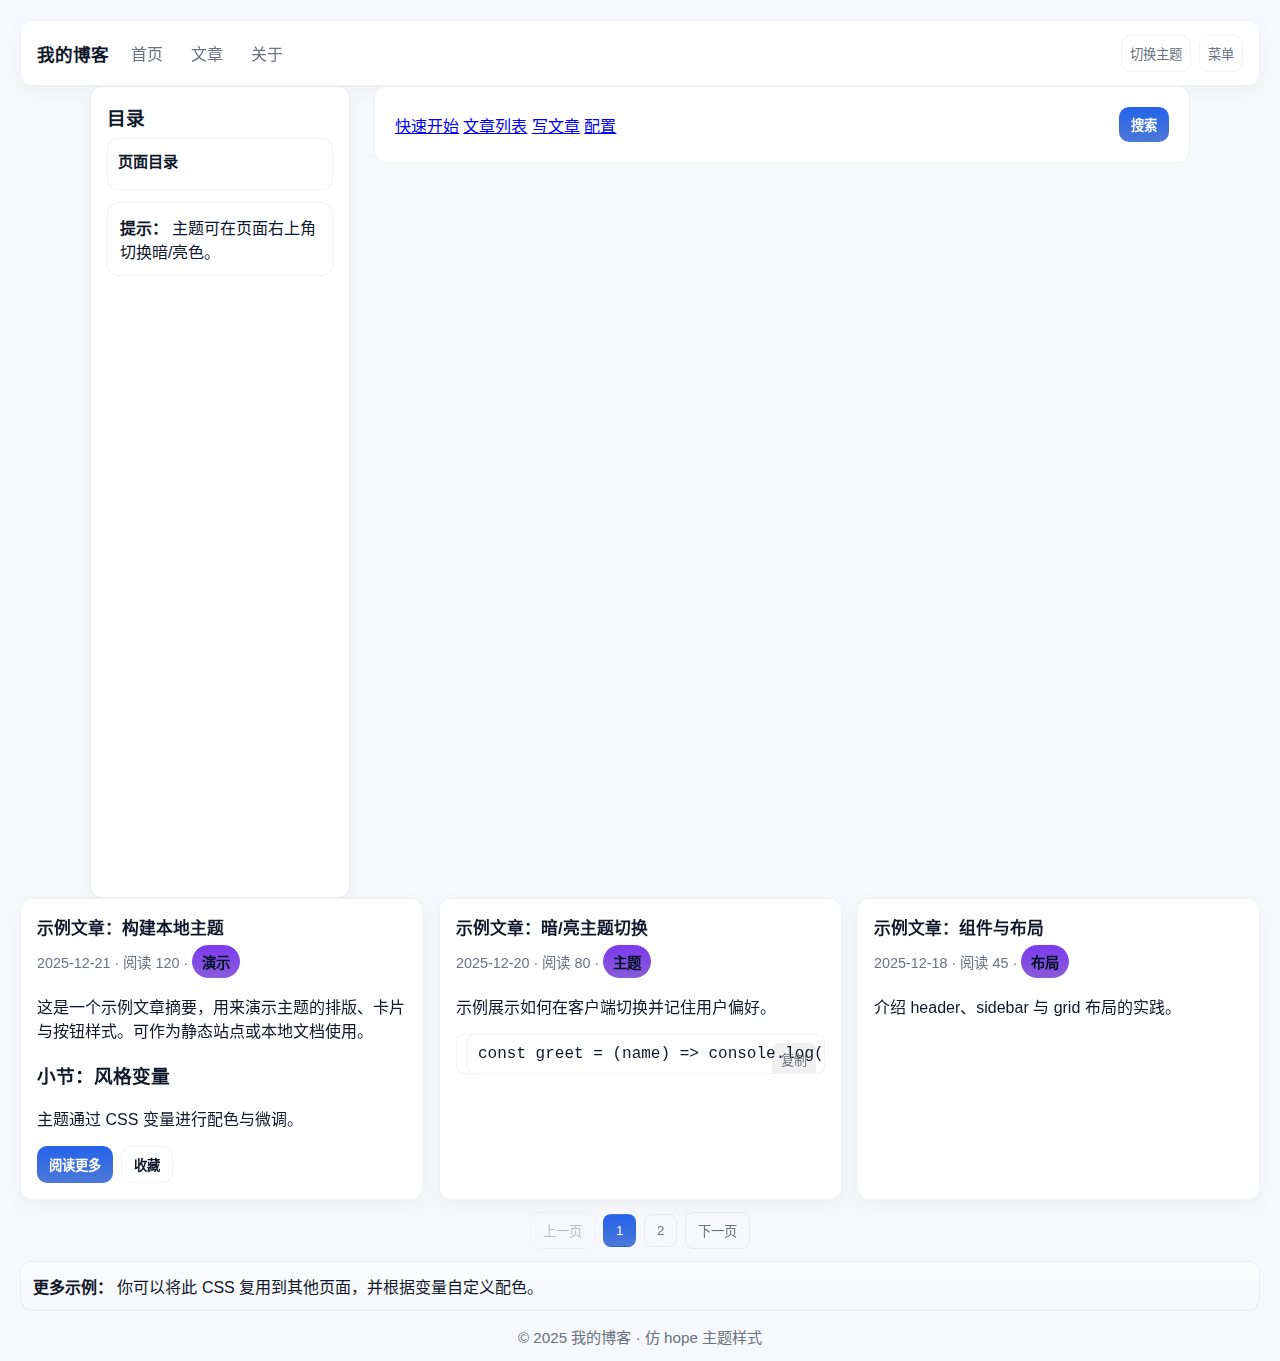
<file: index.html>
<!DOCTYPE html>
<html lang="zh-CN">
<head>
    <meta charset="UTF-8">
    <meta name="viewport" content="width=device-width, initial-scale=1.0">
    <title>博客示例 — hope-like 主题</title>
    <link rel="stylesheet" href="appearance.css">
    <style>/* 小调整，避免滚动条遮挡侧栏 */
        html,body{height:100%}
    </style>
</head>
<body data-theme="dark">
    <header class="app-header">
        <div style="display:flex;align-items:center;gap:12px">
            <div class="logo">我的博客</div>
            <nav class="nav">
                <a href="#">首页</a>
                <a href="#">文章</a>
                <a href="#">关于</a>
            </nav>
        </div>
        <div class="header-actions">
            <button id="theme-toggle" class="icon-btn" title="切换主题">切换主题</button>
            <button id="mobile-menu" class="icon-btn" title="切换侧栏">菜单</button>
        </div>
    </header>

    <div class="app">
        <aside class="sidebar">
            <h3>目录</h3>
            <div class="toc">
                <h4>页面目录</h4>
                <nav id="toc"></nav>
            </div>

            <div style="height:12px"></div>
            <div class="glass">
                <strong>提示：</strong> 主题可在页面右上角切换暗/亮色。
            </div>
        </aside>

        <main class="main">
            <section class="hero">
                <nav>
                    <a class="active" href="index.html">快速开始</a>
                    <a href="posts.html">文章列表</a>
                    <a href="editor.html">写文章</a>
                    <a href="#">配置</a>
                </nav>
                    <button class="btn">搜索</button>
                </div>
            </section>

            <section class="post-list" id="post-list">
                <!-- 多个示例文章用于演示分页 -->
                <article class="card post-card">
                    <h2 id="post-1" class="post-title">示例文章：构建本地主题</h2>
                    <div class="post-meta">2025-12-21 · 阅读 120 · <span class="tag">演示</span></div>
                    <p>这是一个示例文章摘要，用来演示主题的排版、卡片与按钮样式。可作为静态站点或本地文档使用。</p>
                    <h3>小节：风格变量</h3>
                    <p>主题通过 CSS 变量进行配色与微调。</p>
                    <div style="margin-top:12px;display:flex;gap:8px">
                        <button class="btn">阅读更多</button>
                        <button class="btn ghost">收藏</button>
                    </div>
                </article>

                <article class="card post-card">
                    <h2 id="post-2" class="post-title">示例文章：暗/亮主题切换</h2>
                    <div class="post-meta">2025-12-20 · 阅读 80 · <span class="tag">主题</span></div>
                    <p>示例展示如何在客户端切换并记住用户偏好。</p>
                    <pre class="code-wrap"><code>const greet = (name) =&gt; console.log(`Hello, ${name}`);</code></pre>
                </article>

                <article class="card post-card">
                    <h2 id="post-3" class="post-title">示例文章：组件与布局</h2>
                    <div class="post-meta">2025-12-18 · 阅读 45 · <span class="tag">布局</span></div>
                    <p>介绍 header、sidebar 与 grid 布局的实践。</p>
                </article>

                <article class="card post-card">
                    <h2 id="post-4" class="post-title">示例文章：代码高亮</h2>
                    <div class="post-meta">2025-12-15 · 阅读 60 · <span class="tag">代码</span></div>
                    <pre class="code-wrap"><code>function sum(a,b){return a+b}</code></pre>
                </article>

                <article class="card post-card">
                    <h2 id="post-5" class="post-title">示例文章：SEO 与元数据</h2>
                    <div class="post-meta">2025-11-30 · 阅读 30 · <span class="tag">SEO</span></div>
                    <p>示例介绍 meta 标签与页面描述对 SEO 的影响。</p>
                </article>

                <article class="card post-card">
                    <h2 id="post-6" class="post-title">示例文章：静态部署</h2>
                    <div class="post-meta">2025-11-20 · 阅读 90 · <span class="tag">部署</span></div>
                    <p>如何将静态站点部署到 GitHub Pages / Netlify。</p>
                </article>
            </section>

            <div id="pagination" class="pagination"></div>

            <div class="glass">
                <strong>更多示例：</strong> 你可以将此 CSS 复用到其他页面，并根据变量自定义配色。
            </div>

            <footer class="site-footer">© 2025 我的博客 · 仿 hope 主题样式</footer>
        </main>
    </div>

    <script>
        // 主题切换：读取系统偏好或 localStorage
        (function(){
            const body = document.body;
            const key = 'site-theme';
            const btn = document.getElementById('theme-toggle');
            const stored = localStorage.getItem(key);
            if(stored) body.dataset.theme = stored;
            else if(window.matchMedia && window.matchMedia('(prefers-color-scheme: light)').matches) body.dataset.theme='light';
            else body.dataset.theme='dark';

            btn.addEventListener('click', ()=>{
                const next = body.dataset.theme === 'dark' ? 'light' : 'dark';
                body.dataset.theme = next;
                localStorage.setItem(key, next);
            });

            // 移动端切换侧栏（简单实现）
            const mobileMenu = document.getElementById('mobile-menu');
            mobileMenu.addEventListener('click', ()=>{
                const sb = document.querySelector('.sidebar');
                if(!sb) return;
                sb.style.display = sb.style.display === 'none' ? 'block' : 'none';
            });
      
            /* 自动生成 TOC（收集 h2/h3） */
            function buildTOC(){
                const toc = document.getElementById('toc');
                if(!toc) return;
                toc.innerHTML = '';
                const content = document.querySelector('.main');
                const headings = content.querySelectorAll('h1,h2,h3');
                headings.forEach(h=>{
                    if(!h.id) h.id = h.textContent.trim().toLowerCase().replace(/[^a-z0-9\u4e00-\u9fa5]+/ig,'-');
                    const a = document.createElement('a');
                    a.href = '#'+h.id;
                    a.textContent = h.textContent;
                    a.dataset.target = h.id;
                    // add level class for indentation
                    const level = parseInt(h.tagName.replace('H',''),10) || 2;
                    a.classList.add('lvl-'+level);
                    a.addEventListener('click', e=>{ e.preventDefault(); document.getElementById(h.id).scrollIntoView({behavior:'smooth',block:'start'}); });
                    toc.appendChild(a);
                });
            }
            buildTOC();

            /* 滚动时高亮 TOC */
            const tocLinks = ()=>Array.from(document.querySelectorAll('#toc a'));
            function highlightTOC(){
                const headings = document.querySelectorAll('.main h1,.main h2,.main h3');
                let current = headings[0];
                for(const h of headings){
                    const rect = h.getBoundingClientRect();
                    if(rect.top <= 120) current = h;
                }
                tocLinks().forEach(a=> a.classList.toggle('active', a.dataset.target === current.id));
            }
            document.addEventListener('scroll', highlightTOC, {passive:true});
            highlightTOC();

            /* 简单客户端分页 */
            (function paginate(){
                const list = document.getElementById('post-list');
                if(!list) return;
                const items = Array.from(list.querySelectorAll('.post-card'));
                const pageSize = 3;
                const pages = Math.ceil(items.length / pageSize);
                const pager = document.getElementById('pagination');
                let current = 1;
                function renderPage(n){
                    current = Math.max(1, Math.min(pages, n));
                    items.forEach((it, idx)=>{
                        it.style.display = (Math.floor(idx/pageSize)+1) === current ? 'block' : 'none';
                    });
                    renderPager();
                    window.scrollTo({top: document.querySelector('.hero').offsetTop, behavior:'smooth'});
                }
                function renderPager(){
                    if(!pager) return;
                    pager.innerHTML = '';
                    const prev = document.createElement('button'); prev.className='page-btn'; prev.textContent='上一页'; prev.disabled = current===1; prev.addEventListener('click', ()=>renderPage(current-1));
                    pager.appendChild(prev);
                    for(let i=1;i<=pages;i++){
                        const b = document.createElement('button'); b.className='page-btn'+(i===current?' active':''); b.textContent = i; b.addEventListener('click', ()=>renderPage(i));
                        pager.appendChild(b);
                    }
                    const next = document.createElement('button'); next.className='page-btn'; next.textContent='下一页'; next.disabled = current===pages; next.addEventListener('click', ()=>renderPage(current+1));
                    pager.appendChild(next);
                }
                renderPage(1);
            })();

            /* 代码复制按钮 */
            (function codeCopy(){
                const pres = document.querySelectorAll('pre.code-wrap');
                pres.forEach(pre=>{
                    const btn = document.createElement('button'); btn.className='copy-btn'; btn.textContent='复制';
                    btn.addEventListener('click', async ()=>{
                        const code = pre.querySelector('code');
                        try{ await navigator.clipboard.writeText(code.innerText); btn.textContent='已复制'; btn.classList.add('success'); setTimeout(()=>{btn.textContent='复制'; btn.classList.remove('success')},1200);}catch(e){btn.textContent='复制失败'; setTimeout(()=>btn.textContent='复制',1200)}
                    });
                    pre.style.position='relative';
                    pre.appendChild(btn);
                });
            })();

            /* 返回顶部 */
            const topBtn = document.createElement('button'); topBtn.id='back-to-top'; topBtn.textContent='↑'; document.body.appendChild(topBtn);
            window.addEventListener('scroll', ()=>{ topBtn.classList.toggle('show', window.scrollY > 300); });
            topBtn.addEventListener('click', ()=>window.scrollTo({top:0,behavior:'smooth'}));

            // 移动端：mobile menu 切换改为切换 class，支持 open 样式
            mobileMenu.addEventListener('click', ()=>{
                const sb = document.querySelector('.sidebar');
                if(!sb) return;
                sb.classList.toggle('open');
            });

        })();
    </script>
</body>
</html>
</file>
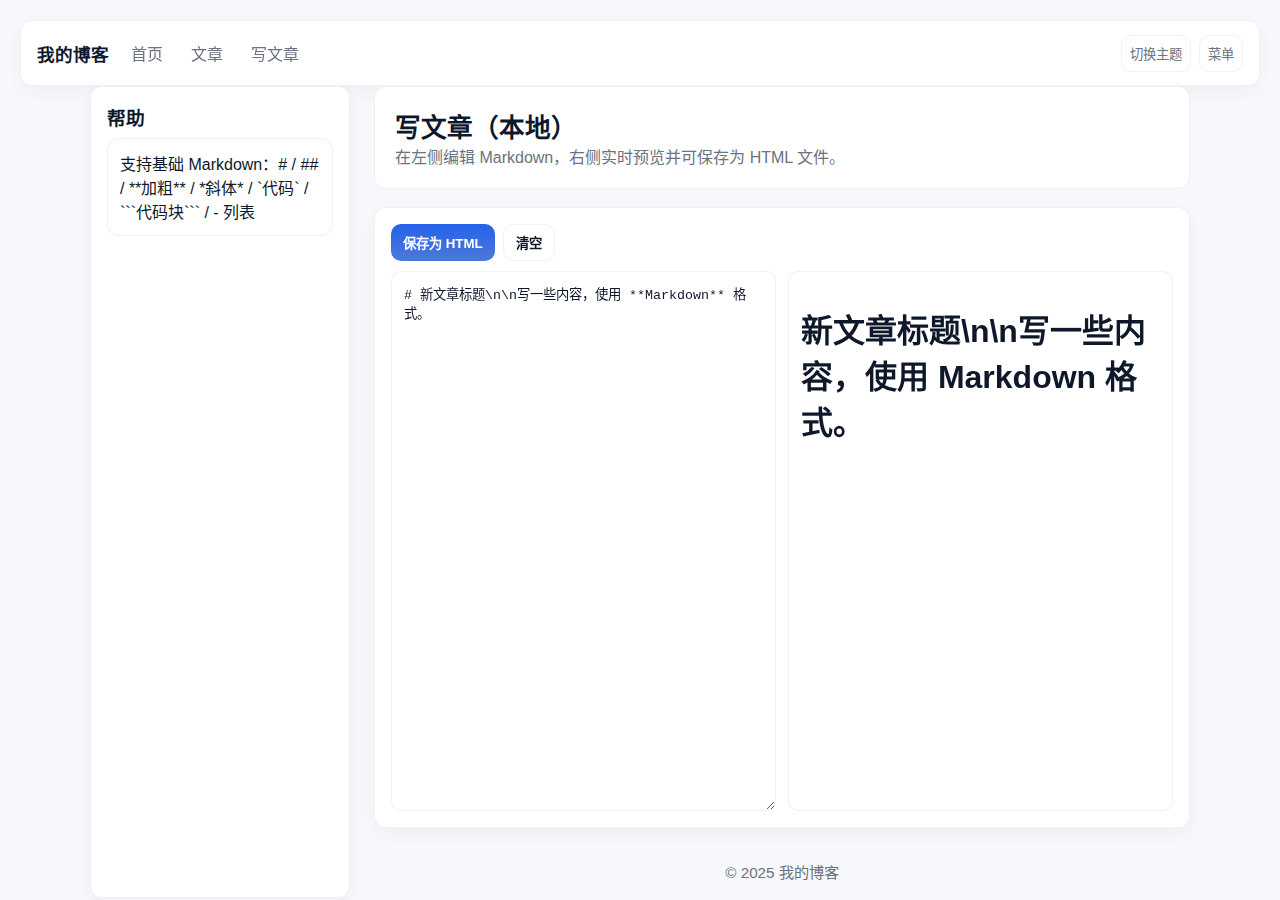
<file: editor.html>
<!DOCTYPE html>
<html lang="zh-CN">
<head>
  <meta charset="utf-8">
  <meta name="viewport" content="width=device-width,initial-scale=1">
  <title>写文章 · 本地编辑器</title>
  <link rel="stylesheet" href="appearance.css">
  <style>
    .editor{display:flex;gap:12px}
    textarea{flex:1;min-height:60vh;padding:12px;border-radius:10px;border:1px solid var(--border);background:var(--surface);color:var(--text);font-family:var(--mono)}
    .preview{flex:1;min-height:60vh;padding:12px;border-radius:10px;border:1px solid var(--border);background:var(--surface);color:var(--text);overflow:auto}
    .editor-actions{display:flex;gap:8px;margin-bottom:10px}
  </style>
</head>
<body data-theme="dark">
  <header class="app-header">
    <div style="display:flex;align-items:center;gap:12px">
      <div class="logo">我的博客</div>
      <nav class="nav">
        <a href="index.html">首页</a>
        <a href="posts.html">文章</a>
        <a class="active" href="editor.html">写文章</a>
      </nav>
    </div>
    <div class="header-actions">
      <button id="theme-toggle" class="icon-btn">切换主题</button>
      <button id="mobile-menu" class="icon-btn">菜单</button>
    </div>
  </header>

  <main class="app">
    <aside class="sidebar">
      <h3>帮助</h3>
      <div class="glass">支持基础 Markdown：# / ## / **加粗** / *斜体* / `代码` / ```代码块``` / - 列表</div>
    </aside>

    <section class="main">
      <section class="hero">
        <div>
          <h1>写文章（本地）</h1>
          <div class="muted">在左侧编辑 Markdown，右侧实时预览并可保存为 HTML 文件。</div>
        </div>
        <div></div>
      </section>

      <div class="card">
        <div class="editor-actions">
          <button id="btn-save" class="btn">保存为 HTML</button>
          <button id="btn-clear" class="btn ghost">清空</button>
        </div>
        <div class="editor">
          <textarea id="md" placeholder="# 标题\n\n这是正文。"># 新文章标题\n\n写一些内容，使用 **Markdown** 格式。</textarea>
          <div id="preview" class="preview"></div>
        </div>
      </div>

      <footer class="site-footer">© 2025 我的博客</footer>
    </section>
  </main>

  <script>
    // 轻量 Markdown 转换器：支持标题、段落、加粗、斜体、代码块、行内代码、无序列表、链接
    function mdToHtml(md){
      // 处理代码块 ``` ```
      md = md.replace(/```([\s\S]*?)```/g, function(m, code){ return '<pre class="code-wrap"><code>'+escapeHtml(code)+'</code></pre>'; });
      // 行内代码 `code`
      md = md.replace(/`([^`]+)`/g, function(_, c){ return '<code>'+escapeHtml(c)+'</code>'; });
      // 标题 ## ###
      md = md.replace(/^### (.*$)/gim, '<h3>$1</h3>');
      md = md.replace(/^## (.*$)/gim, '<h2>$1</h2>');
      md = md.replace(/^# (.*$)/gim, '<h1>$1</h1>');
      // 无序列表
      md = md.replace(/(^|\n)- (.+)/g, function(m,p1,item){ return p1 + '<li>'+item+'</li>'; });
      md = md.replace(/(<li>[\s\S]*?<\/li>)(?!(<li>))/g, function(m){ return '<ul>'+m+'</ul>'; });
      // 加粗和斜体
      md = md.replace(/\*\*(.+?)\*\*/g, '<strong>$1</strong>');
      md = md.replace(/\*(.+?)\*/g, '<em>$1</em>');
      // 链接 [text](url)
      md = md.replace(/\[([^\]]+)\]\(([^\)]+)\)/g, '<a href="$2" target="_blank">$1</a>');
      // 段落（保留已有的 p/h 标签）
      const lines = md.split(/\n{2,}/g).map(block=>{
        if(/^<h[1-3]>/.test(block) || /^<pre/.test(block) || /^<ul>/.test(block)) return block;
        return '<p>'+block.replace(/\n/g,'<br>')+'</p>';
      });
      return lines.join('\n');
    }
    function escapeHtml(s){ return s.replace(/&/g,'&amp;').replace(/</g,'&lt;').replace(/>/g,'&gt;'); }

    (function(){
      const ta = document.getElementById('md');
      const prev = document.getElementById('preview');
      const btnSave = document.getElementById('btn-save');
      const btnClear = document.getElementById('btn-clear');
      function render(){ prev.innerHTML = mdToHtml(ta.value); }
      ta.addEventListener('input', render);
      render();

      btnClear.addEventListener('click', ()=>{ ta.value = ''; render(); });

      btnSave.addEventListener('click', ()=>{
        const titleMatch = ta.value.match(/^#\s*(.+)/);
        const title = titleMatch ? titleMatch[1].trim() : '新文章';
        const html = `<!doctype html><html><head><meta charset="utf-8"><title>${escapeHtml(title)}</title><link rel="stylesheet" href="../appearance.css"></head><body data-theme="dark"><main class="app"><section class="main"><article class="card"><h1>${escapeHtml(title)}</h1>${mdToHtml(ta.value)}</article></section></main></body></html>`;
        const blob = new Blob([html], {type:'text/html'});
        const url = URL.createObjectURL(blob);
        const a = document.createElement('a'); a.href = url; a.download = title.replace(/[^a-z0-9\u4e00-\u9fa5]/ig,'-') + '.html'; document.body.appendChild(a); a.click(); a.remove(); URL.revokeObjectURL(url);
      });

      // 主题 toggle
      const body = document.body; const key='site-theme'; const tbtn=document.getElementById('theme-toggle'); const stored=localStorage.getItem(key); if(stored) body.dataset.theme=stored; else if(window.matchMedia&&window.matchMedia('(prefers-color-scheme: light)').matches) body.dataset.theme='light'; else body.dataset.theme='dark'; tbtn.addEventListener('click', ()=>{ const next = body.dataset.theme==='dark'?'light':'dark'; body.dataset.theme=next; localStorage.setItem(key,next); });
      document.getElementById('mobile-menu').addEventListener('click', ()=>document.querySelector('.sidebar').classList.toggle('open'));
    })();
  </script>
</body>
</html>
</file>
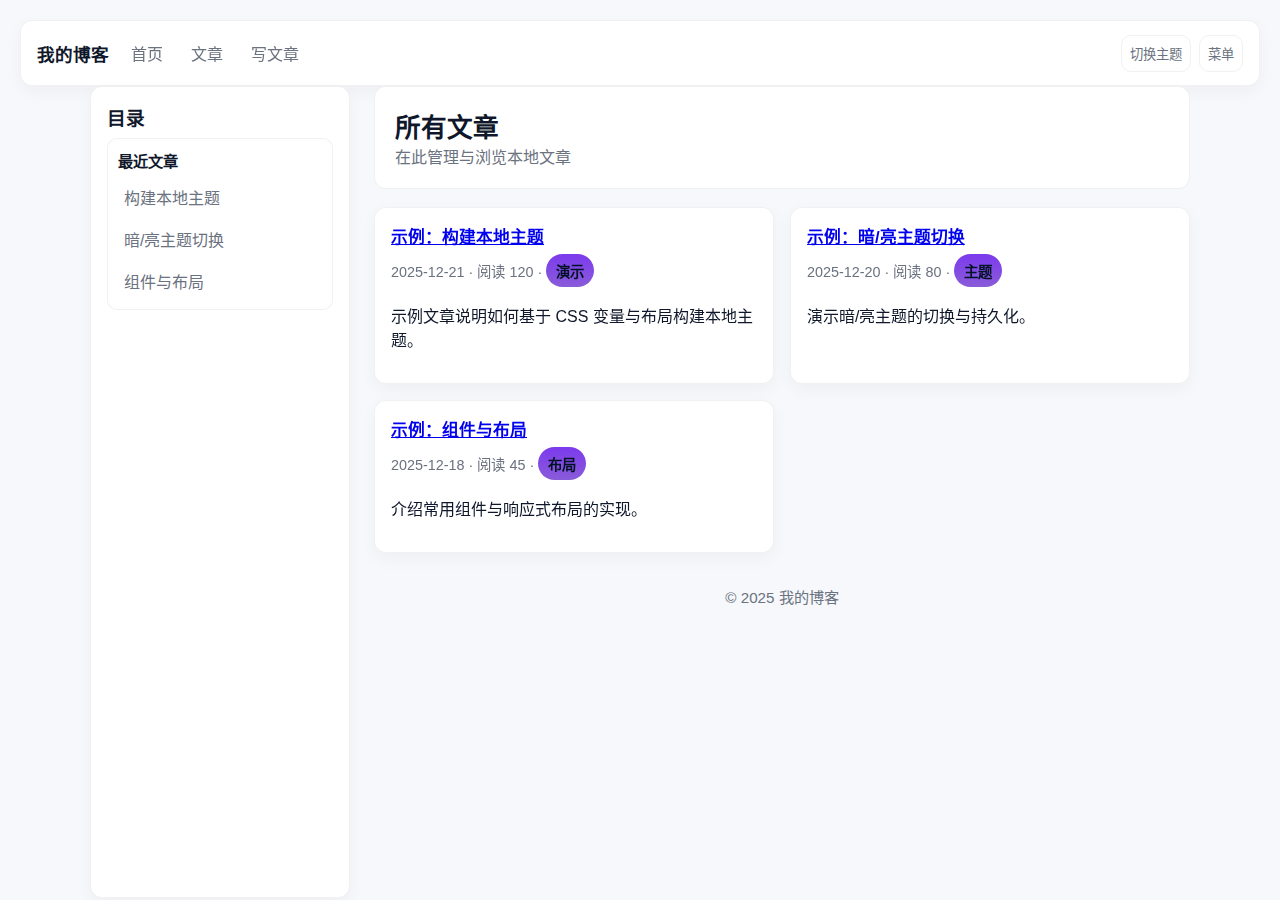
<file: posts.html>
<!DOCTYPE html>
<html lang="zh-CN">
<head>
  <meta charset="utf-8">
  <meta name="viewport" content="width=device-width,initial-scale=1">
  <title>文章列表 · 我的博客</title>
  <link rel="stylesheet" href="appearance.css">
</head>
<body data-theme="dark">
  <header class="app-header">
    <div style="display:flex;align-items:center;gap:12px">
      <div class="logo">我的博客</div>
      <nav class="nav">
        <a href="index.html">首页</a>
        <a class="active" href="posts.html">文章</a>
        <a href="editor.html">写文章</a>
      </nav>
    </div>
    <div class="header-actions">
      <button id="theme-toggle" class="icon-btn">切换主题</button>
      <button id="mobile-menu" class="icon-btn">菜单</button>
    </div>
  </header>

  <main class="app">
    <aside class="sidebar">
      <h3>目录</h3>
      <div class="toc">
        <h4>最近文章</h4>
        <nav>
          <a href="posts/post-1.html">构建本地主题</a>
          <a href="posts/post-2.html">暗/亮主题切换</a>
          <a href="posts/post-3.html">组件与布局</a>
        </nav>
      </div>
    </aside>

    <section class="main">
      <section class="hero">
        <div>
          <h1>所有文章</h1>
          <div class="muted">在此管理与浏览本地文章</div>
        </div>
        <div></div>
      </section>

      <section class="post-list">
        <article class="card">
          <h2 class="post-title"><a href="posts/post-1.html">示例：构建本地主题</a></h2>
          <div class="post-meta">2025-12-21 · 阅读 120 · <span class="tag">演示</span></div>
          <p>示例文章说明如何基于 CSS 变量与布局构建本地主题。</p>
        </article>

        <article class="card">
          <h2 class="post-title"><a href="posts/post-2.html">示例：暗/亮主题切换</a></h2>
          <div class="post-meta">2025-12-20 · 阅读 80 · <span class="tag">主题</span></div>
          <p>演示暗/亮主题的切换与持久化。</p>
        </article>

        <article class="card">
          <h2 class="post-title"><a href="posts/post-3.html">示例：组件与布局</a></h2>
          <div class="post-meta">2025-12-18 · 阅读 45 · <span class="tag">布局</span></div>
          <p>介绍常用组件与响应式布局的实现。</p>
        </article>
      </section>

      <footer class="site-footer">© 2025 我的博客</footer>
    </section>
  </main>

  <script>
    // 复用简单主题切换逻辑
    (function(){
      const body = document.body;
      const key = 'site-theme';
      const btn = document.getElementById('theme-toggle');
      const stored = localStorage.getItem(key);
      if(stored) body.dataset.theme = stored;
      else if(window.matchMedia && window.matchMedia('(prefers-color-scheme: light)').matches) body.dataset.theme='light';
      else body.dataset.theme='dark';
      btn.addEventListener('click', ()=>{ const next = body.dataset.theme === 'dark' ? 'light' : 'dark'; body.dataset.theme = next; localStorage.setItem(key, next); });
      const mobileMenu = document.getElementById('mobile-menu'); mobileMenu.addEventListener('click', ()=>{ document.querySelector('.sidebar').classList.toggle('open'); });
    })();
  </script>
</body>
</html>
</file>
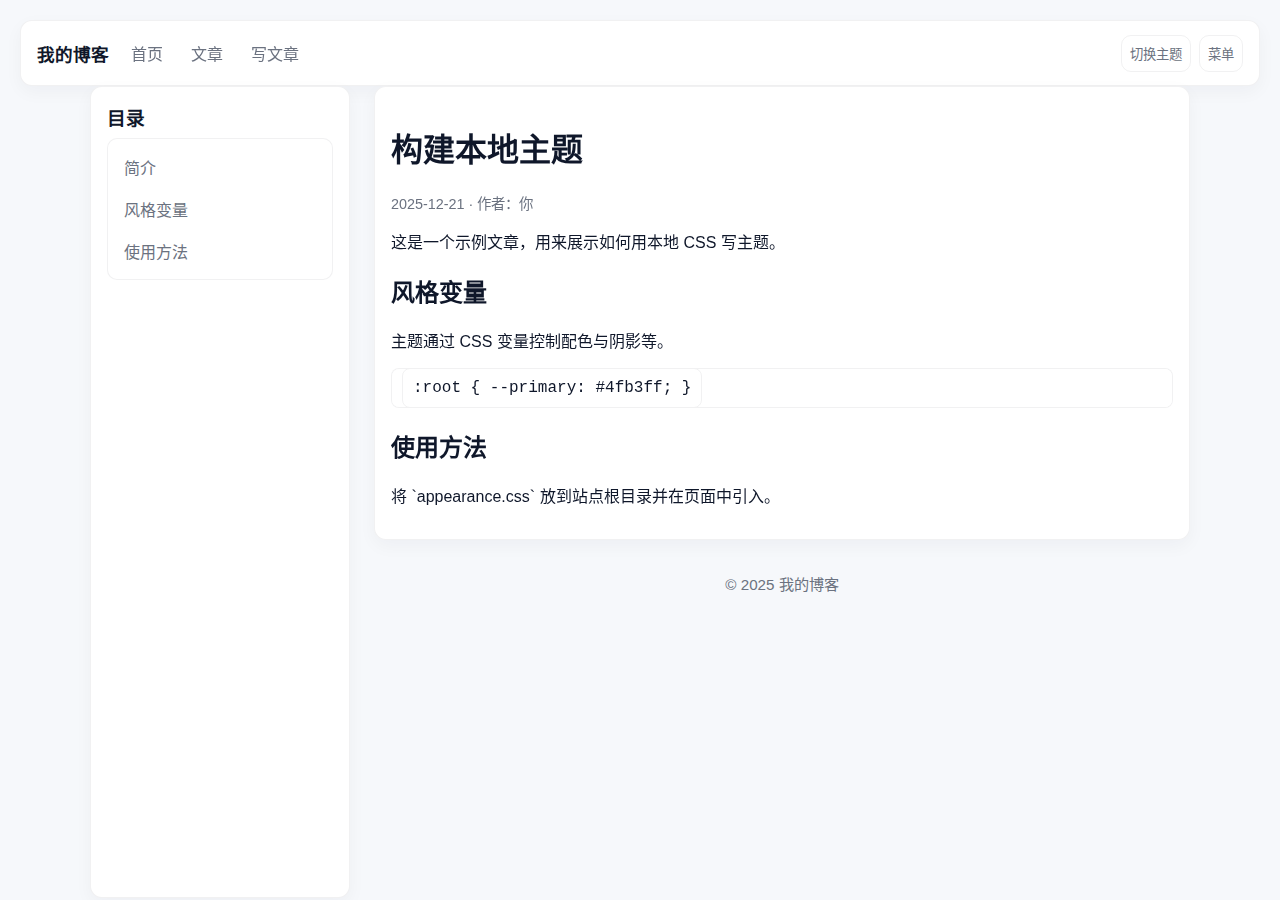
<file: posts/post-1.html>
<!DOCTYPE html>
<html lang="zh-CN">
<head>
  <meta charset="utf-8">
  <meta name="viewport" content="width=device-width,initial-scale=1">
  <title>构建本地主题 · 我的博客</title>
  <link rel="stylesheet" href="../appearance.css">
</head>
<body data-theme="dark">
  <header class="app-header">
    <div style="display:flex;align-items:center;gap:12px">
      <div class="logo">我的博客</div>
      <nav class="nav">
        <a href="../index.html">首页</a>
        <a href="../posts.html">文章</a>
        <a href="../editor.html">写文章</a>
      </nav>
    </div>
    <div class="header-actions">
      <button id="theme-toggle" class="icon-btn">切换主题</button>
      <button id="mobile-menu" class="icon-btn">菜单</button>
    </div>
  </header>

  <main class="app">
    <aside class="sidebar">
      <h3>目录</h3>
      <div class="toc"><nav>
        <a href="#intro">简介</a>
        <a href="#vars">风格变量</a>
        <a href="#usage">使用方法</a>
      </nav></div>
    </aside>

    <section class="main">
      <article class="card">
        <h1 id="intro">构建本地主题</h1>
        <div class="post-meta">2025-12-21 · 作者：你</div>
        <p>这是一个示例文章，用来展示如何用本地 CSS 写主题。</p>
        <h2 id="vars">风格变量</h2>
        <p>主题通过 CSS 变量控制配色与阴影等。</p>
        <pre class="code-wrap"><code>:root { --primary: #4fb3ff; }</code></pre>
        <h2 id="usage">使用方法</h2>
        <p>将 `appearance.css` 放到站点根目录并在页面中引入。</p>
      </article>

      <footer class="site-footer">© 2025 我的博客</footer>
    </section>
  </main>

  <script>
    (function(){
      const body = document.body;
      const key = 'site-theme';
      const btn = document.getElementById('theme-toggle');
      const stored = localStorage.getItem(key);
      if(stored) body.dataset.theme = stored;
      else if(window.matchMedia && window.matchMedia('(prefers-color-scheme: light)').matches) body.dataset.theme='light';
      else body.dataset.theme='dark';
      btn.addEventListener('click', ()=>{ const next = body.dataset.theme === 'dark' ? 'light' : 'dark'; body.dataset.theme = next; localStorage.setItem(key, next); });
      document.getElementById('mobile-menu').addEventListener('click', ()=>document.querySelector('.sidebar').classList.toggle('open'));
    })();
  </script>
</body>
</html>
</file>
<file: appearance.css>
/* 鸿蒙系统风格 — 深色模式（可放入 appearance.css） */
:root {
	--harmony-bg-1: #061226; /* 最深背景 */
	--harmony-bg-2: #0b1a2b; /* 次深背景 / 卡片底 */
	--harmony-bg-3: rgba(255,255,255,0.02); /* 轻微强调层 */
	--harmony-surface: #0f2636; /* 表面色（卡片、侧栏） */
	--harmony-glass: rgba(255,255,255,0.04);
	--harmony-border: rgba(255,255,255,0.06);

	--harmony-primary: #4FB3FF; /* 主强调色（蓝青） */
	/*
		类似 vuepress-theme-hope 的简化本地样式
		- 暗/亮主题支持（通过 body.dataset.theme = 'dark'|'light' 切换）
		- 提供 header, sidebar, main, card, button, code, tag, footer
		- 可直接与本地 index.html 配合使用
	*/
}
	:root{
		--radius-sm:8px;
		--radius-md:12px;
		--glass-blur:8px;
		--shadow-lg: 0 12px 30px rgba(2,6,23,0.6);
		--mono: ui-monospace, SFMono-Regular, Menlo, Monaco, "Roboto Mono", "Courier New", monospace;
	}

	/* 动画变量：时长与缓动曲线，便于统一调整 */
	:root{
		--dur-fast: 120ms;
		--dur-mid: 220ms;
		--dur-long: 360ms;
		--ease-smooth: cubic-bezier(0.2, 0.9, 0.2, 1);
		--ease-soft: cubic-bezier(0.16, 1, 0.3, 1);
	}

	/* 亮色主题变量 */
	body[data-theme="light"]{
		--bg: #f6f8fb;
		--surface: #ffffff;
		--muted: #6b7280;
		--text: #0f172a;
		--primary: #2563eb;
		--accent: #7c3aed;
		--border: rgba(15,23,42,0.06);
		--glass: rgba(255,255,255,0.6);
	}

	/* 暗色主题变量（默认）*/
	body[data-theme="dark"], body{
		--bg: linear-gradient(180deg,#061226,#0b1a2b);
		--surface: linear-gradient(180deg, rgba(255,255,255,0.02), rgba(255,255,255,0.01));
		--muted: rgba(255,255,255,0.6);
		--text: rgba(255,255,255,0.95);
		--primary: #4fb3ff;
		--accent: #9a7bff;
		--border: rgba(255,255,255,0.06);
		--glass: rgba(255,255,255,0.04);
	}

	/* 全局基础 */
	*{box-sizing:border-box}
	html,body{height:100%;margin:0;font-family:-apple-system,Segoe UI,Roboto,"Helvetica Neue","Microsoft YaHei",sans-serif;-webkit-font-smoothing:antialiased}
	html{scroll-behavior:smooth}
	body{background:var(--bg);color:var(--text);transition:background var(--dur-long) var(--ease-soft), color var(--dur-mid) var(--ease-soft);padding:20px}

	.app{max-width:1100px;margin:0 auto;display:grid;grid-template-columns:260px 1fr;gap:24px}
	@media (max-width:900px){.app{grid-template-columns:1fr}.sidebar{order:2}.main{order:1}}

	/* Header */
	.app-header{transition:transform var(--dur-mid) var(--ease-smooth), box-shadow var(--dur-mid) var(--ease-soft), background var(--dur-mid) var(--ease-soft)}
	header.app-header{display:flex;align-items:center;justify-content:space-between;padding:12px 16px;border-radius:var(--radius-md);background:var(--surface);border:1px solid var(--border);box-shadow:var(--shadow-lg)}
	.logo{font-weight:700;font-size:1.1rem}
	.nav{display:flex;gap:8px;align-items:center}
	.nav a{color:var(--muted);text-decoration:none;padding:8px 10px;border-radius:8px;transition:color var(--dur-fast) var(--ease-smooth), background var(--dur-fast) var(--ease-smooth), transform var(--dur-fast) var(--ease-smooth)}
	.nav a:hover{color:var(--text);background:rgba(0,0,0,0.04);transform:translateY(-1px)}

	.header-actions{display:flex;gap:8px;align-items:center}
	.icon-btn{background:transparent;border:1px solid var(--border);padding:8px;border-radius:10px;cursor:pointer;color:var(--muted);transition:transform var(--dur-fast) var(--ease-smooth), color var(--dur-fast) var(--ease-smooth), background var(--dur-fast) var(--ease-smooth)}
	.icon-btn:hover{color:var(--text);transform:translateY(-3px)}

	/* Sidebar */
	.sidebar{background:var(--surface);padding:16px;border-radius:var(--radius-md);border:1px solid var(--border);height:calc(100vh - 88px);overflow:auto}
	.sidebar{transition:transform var(--dur-mid) var(--ease-soft), opacity var(--dur-mid) var(--ease-smooth)}
	.sidebar h3{margin:0 0 8px 0}
	.sidebar nav{display:flex;flex-direction:column;gap:6px}
	.sidebar a{color:var(--muted);text-decoration:none;padding:8px;border-radius:8px}
	.sidebar a.active{background:linear-gradient(90deg, rgba(79,179,255,0.08), rgba(154,123,255,0.06));color:var(--text);font-weight:600}

	/* Main content */
	.main{display:flex;flex-direction:column;gap:18px}
	.hero{background:var(--surface);padding:20px;border-radius:var(--radius-md);border:1px solid var(--border);display:flex;justify-content:space-between;align-items:center;transition:box-shadow var(--dur-mid) var(--ease-soft), transform var(--dur-mid) var(--ease-smooth)}
	.hero h1{margin:0;font-size:1.6rem}
	.search-row{display:flex;gap:8px;align-items:center}

	.post-list{display:grid;grid-template-columns:repeat(auto-fit,minmax(280px,1fr));gap:16px}
	.card{background:var(--surface);padding:16px;border-radius:var(--radius-md);border:1px solid var(--border);box-shadow:0 6px 18px rgba(2,6,23,0.28);transition:transform var(--dur-mid) var(--ease-smooth), box-shadow var(--dur-mid) var(--ease-soft), background var(--dur-mid) var(--ease-soft);will-change:transform}
	.card:hover{transform:translateY(-6px);box-shadow:0 18px 40px rgba(2,6,23,0.36)}
	.post-title{margin:0 0 6px 0;font-size:1.05rem}
	.post-meta{color:var(--muted);font-size:0.9rem}

	.btn{display:inline-flex;align-items:center;gap:8px;padding:8px 12px;border-radius:10px;border:none;background:linear-gradient(180deg,var(--primary),color-mix(in srgb, var(--primary) 70%, black 10%));color:#fff;cursor:pointer;font-weight:600;transition:transform var(--dur-fast) var(--ease-smooth), box-shadow var(--dur-mid) var(--ease-soft), opacity var(--dur-fast) var(--ease-smooth);will-change:transform,opacity}
	.btn:hover{transform:translateY(-4px);box-shadow:0 10px 30px rgba(2,110,220,0.18)}
	.btn.ghost{background:transparent;border:1px solid var(--border);color:var(--text);transition:background var(--dur-fast) var(--ease-smooth), color var(--dur-fast) var(--ease-smooth)}

	/* 代码高亮和块 */
	pre,code{background:var(--surface);color:var(--text);padding:10px;border-radius:8px;border:1px solid var(--border);font-family:var(--mono);overflow:auto}

	/* 对经常变动的元素提示浏览器进行优化 */
	.copy-btn, .page-btn, #back-to-top, .nav a { will-change: transform, opacity }

	/* tag/badge */
	.tag{display:inline-block;padding:6px 10px;border-radius:999px;background:linear-gradient(180deg,var(--accent),color-mix(in srgb,var(--accent) 70%, black 10%));color:#001224;font-weight:700}

	/* footer */
	footer.site-footer{padding:14px;text-align:center;color:var(--muted);font-size:0.95rem}

	/* scroll bar */
	::-webkit-scrollbar{width:10px;height:10px}
	::-webkit-scrollbar-thumb{background:linear-gradient(180deg,rgba(0,0,0,0.12),rgba(0,0,0,0.06));border-radius:8px}

	/* utility */
	.glass{background:linear-gradient(180deg,var(--glass),transparent);border-radius:var(--radius-md);padding:12px;border:1px solid var(--border)}

	/* small helpers */
	.muted{color:var(--muted)}

	/* 浅色主题微调 */
	body[data-theme="light"] .card, body[data-theme="light"] .sidebar, body[data-theme="light"] header.app-header{box-shadow:0 6px 18px rgba(15,23,42,0.04)}

	/* Accessibility focus */
	:focus{outline:2px solid color-mix(in srgb, var(--primary) 40%, white 60%);outline-offset:2px}

	/* Table of Contents (TOC) */
	.toc{position:sticky;top:20px;background:var(--surface);padding:10px;border-radius:10px;border:1px solid var(--border);max-height:60vh;overflow:auto}
	.toc h4{margin:0 0 8px 0;font-size:0.95rem}
	.toc a{display:block;color:var(--muted);text-decoration:none;padding:6px;border-radius:6px;transition:background .12s ease,color .12s ease}
	.toc a:hover{background:rgba(0,0,0,0.03);color:var(--text)}
	.toc a.active{background:linear-gradient(90deg, rgba(79,179,255,0.08), rgba(154,123,255,0.06));color:var(--text);font-weight:600}
	.toc a.lvl-2{padding-left:10px;font-size:0.93rem}
	.toc a.lvl-3{padding-left:18px;font-size:0.88rem;color:var(--muted)}

	/* Pagination */
	.pagination{display:flex;gap:8px;align-items:center;justify-content:center;padding:12px}
	.pagination .page-btn{padding:8px 12px;border-radius:8px;border:1px solid var(--border);background:transparent;color:var(--muted);cursor:pointer;transition:transform var(--dur-fast) var(--ease-smooth), color var(--dur-fast) var(--ease-smooth), background var(--dur-fast) var(--ease-smooth)}
	.pagination .page-btn:hover{transform:translateY(-2px);color:var(--text)}
	.pagination .page-btn.active{background:linear-gradient(180deg,var(--primary),color-mix(in srgb,var(--primary) 70%, black 10%));color:#fff;border-color:transparent}
	.pagination .page-btn:disabled{opacity:.45;cursor:not-allowed}

	/* Code copy button */
	.code-wrap{position:relative}
	.copy-btn{position:absolute;right:8px;top:8px;padding:6px 8px;border-radius:6px;border:1px solid transparent;background:rgba(0,0,0,0.06);color:var(--muted);cursor:pointer;font-size:0.82rem;transition:transform var(--dur-fast) var(--ease-smooth), background var(--dur-fast) var(--ease-smooth), color var(--dur-fast) var(--ease-smooth)}
	.copy-btn:hover{background:var(--primary);color:#fff;border-color:color-mix(in srgb,var(--primary) 60%, black 20%);transform:translateY(-3px)}
	.copy-btn.success{background:linear-gradient(180deg,var(--primary),color-mix(in srgb,var(--primary) 60%, black 20%));color:#fff;transform:scale(1.04)}

	/* Back to top */
	#back-to-top{position:fixed;right:18px;bottom:18px;width:44px;height:44px;display:flex;align-items:center;justify-content:center;border-radius:999px;border:1px solid transparent;background:linear-gradient(180deg,var(--primary),color-mix(in srgb,var(--primary) 70%, black 10%));cursor:pointer;box-shadow:0 10px 26px rgba(2,6,23,0.36);color:#fff;opacity:0;visibility:hidden;transform:translateY(8px);transition:opacity var(--dur-mid) var(--ease-soft), transform var(--dur-mid) var(--ease-smooth), box-shadow var(--dur-mid) var(--ease-soft}
	#back-to-top.show{opacity:1;visibility:visible;transform:translateY(0);box-shadow:0 18px 40px rgba(2,6,23,0.36)}

	@media (max-width:900px){
		.sidebar{display:none;opacity:0;transform:translateX(-8px)}
		.sidebar.open{display:block;position:fixed;left:12px;top:80px;bottom:12px;z-index:60;width:260px;opacity:1;transform:translateX(0)}
		.app{grid-template-columns:1fr}
	}

	/* 如果用户偏好减少动画，关闭过渡 */
	@media (prefers-reduced-motion: reduce){
		:root{ --dur-fast: 1ms; --dur-mid: 1ms; --dur-long: 1ms }
		*{transition:none !important;animation:none !important}
	}


.input:focus {
	border-color: var(--harmony-primary);
	box-shadow: 0 6px 18px rgba(46,168,255,0.08);
	-webkit-backdrop-filter: blur(var(--glass-blur));
	backdrop-filter: blur(var(--glass-blur));
	will-change: backdrop-filter;
}

/* 列表 / 文章摘要 */
.post-list { display:grid; gap:14px; }
.post-item { padding:14px; border-radius:12px; background: linear-gradient(180deg, var(--harmony-bg-3), transparent); border:1px solid var(--harmony-border); }
.post-title { color: var(--harmony-text-1); font-size:1.15rem; margin-bottom:6px; }
.post-meta { color: var(--harmony-text-3); font-size:0.9rem; }

/* 代码块 */
pre, code {
	background: rgba(255,255,255,0.02);
	color: #CFEFFF;
	border-radius: 8px;
	padding: 8px;
	font-family: var(--mono);
	font-size: 0.92rem;
	overflow:auto;
	border: 1px solid rgba(255,255,255,0.03);
}

/* 引用 / 强调卡片（玻璃效果） */
.glass {
	background: linear-gradient(180deg, rgba(255,255,255,0.03), rgba(255,255,255,0.01));
	border: 1px solid rgba(255,255,255,0.04);
	-webkit-backdrop-filter: blur(var(--glass-blur));
	backdrop-filter: blur(var(--glass-blur));
	will-change: backdrop-filter;
	border-radius: var(--radius-md);
	padding:12px;
}

/* 小角标 / 标签 */
.tag {
	display:inline-block;
	padding:6px 10px;
	border-radius:999px;
	font-size:0.85rem;
	color: #001224;
	background: linear-gradient(180deg, var(--harmony-accent), rgba(154,123,255,0.86));
}

/* 状态色 */
.status-success { color: var(--harmony-success); }
.status-warn { color: var(--harmony-warning); }
.status-error { color: var(--harmony-error); }

/* 滚动条（Windows 上） */
::-webkit-scrollbar { height:10px; width:10px; }
::-webkit-scrollbar-thumb {
	background: linear-gradient(180deg, rgba(255,255,255,0.06), rgba(255,255,255,0.03));
	border-radius: 8px;
	border: 2px solid transparent;
	background-clip: padding-box;
}

/* 小屏与响应 */
@media (max-width:720px) {
	.container { padding:16px; margin:12px; }
	header.app-header { flex-direction:column; align-items:flex-start; gap:8px; }
}

/* 可选：暗色模式的反差增强（可在需要时启用） */
.contrast-boost {
	filter: contrast(1.05) saturate(1.05);
}

/* 使用示例（HTML 结构参考）
<header class="app-header">
	<div class="logo">我的博客</div>
	<nav class="nav"><a href="#">首页</a><a href="#">文章</a></nav>
</header>
<section class="container">
	<div class="post-list">
		<article class="post-item card">
			<h2 class="post-title">示例文章</h2>
			<div class="post-meta">2025-12-21 · 阅读 120</div>
			<p>这是文章摘要……</p>
			<button class="btn">阅读更多</button>
		</article>
	</div>
</section>
*/
</file>
